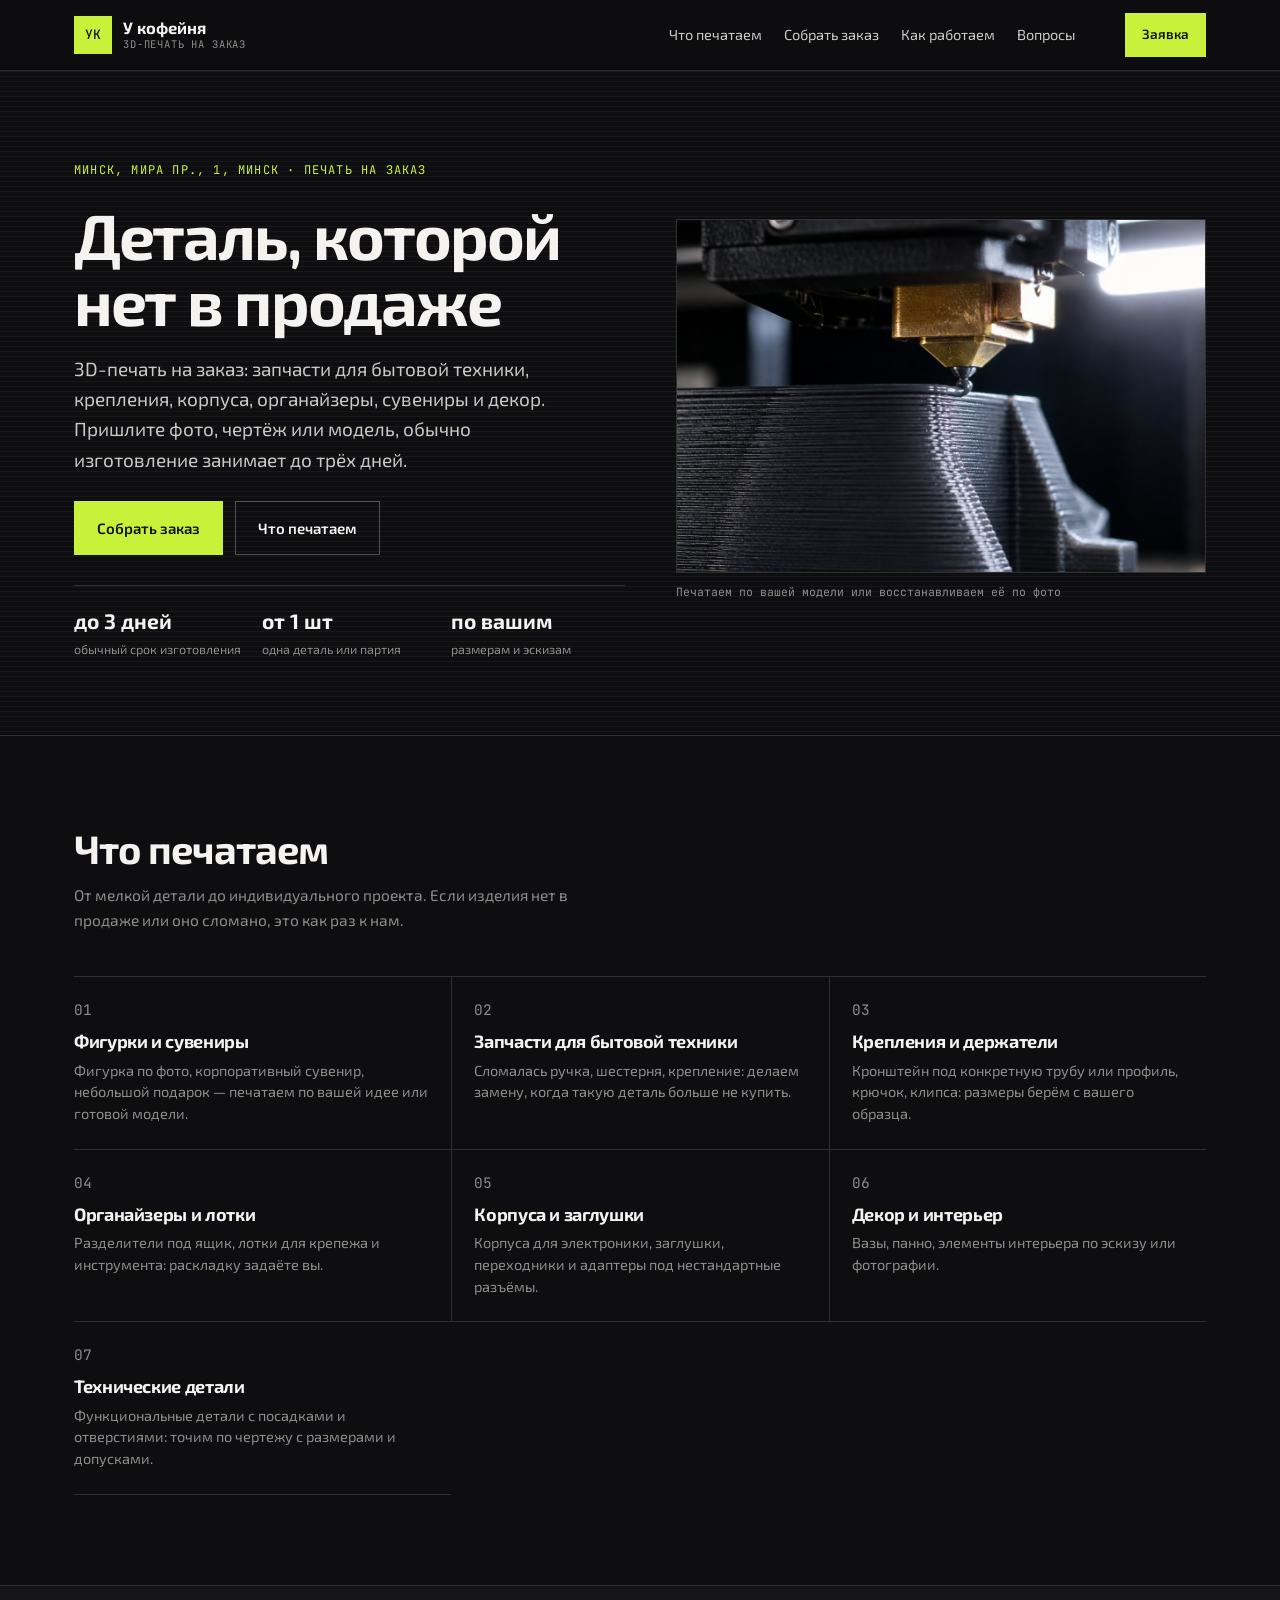
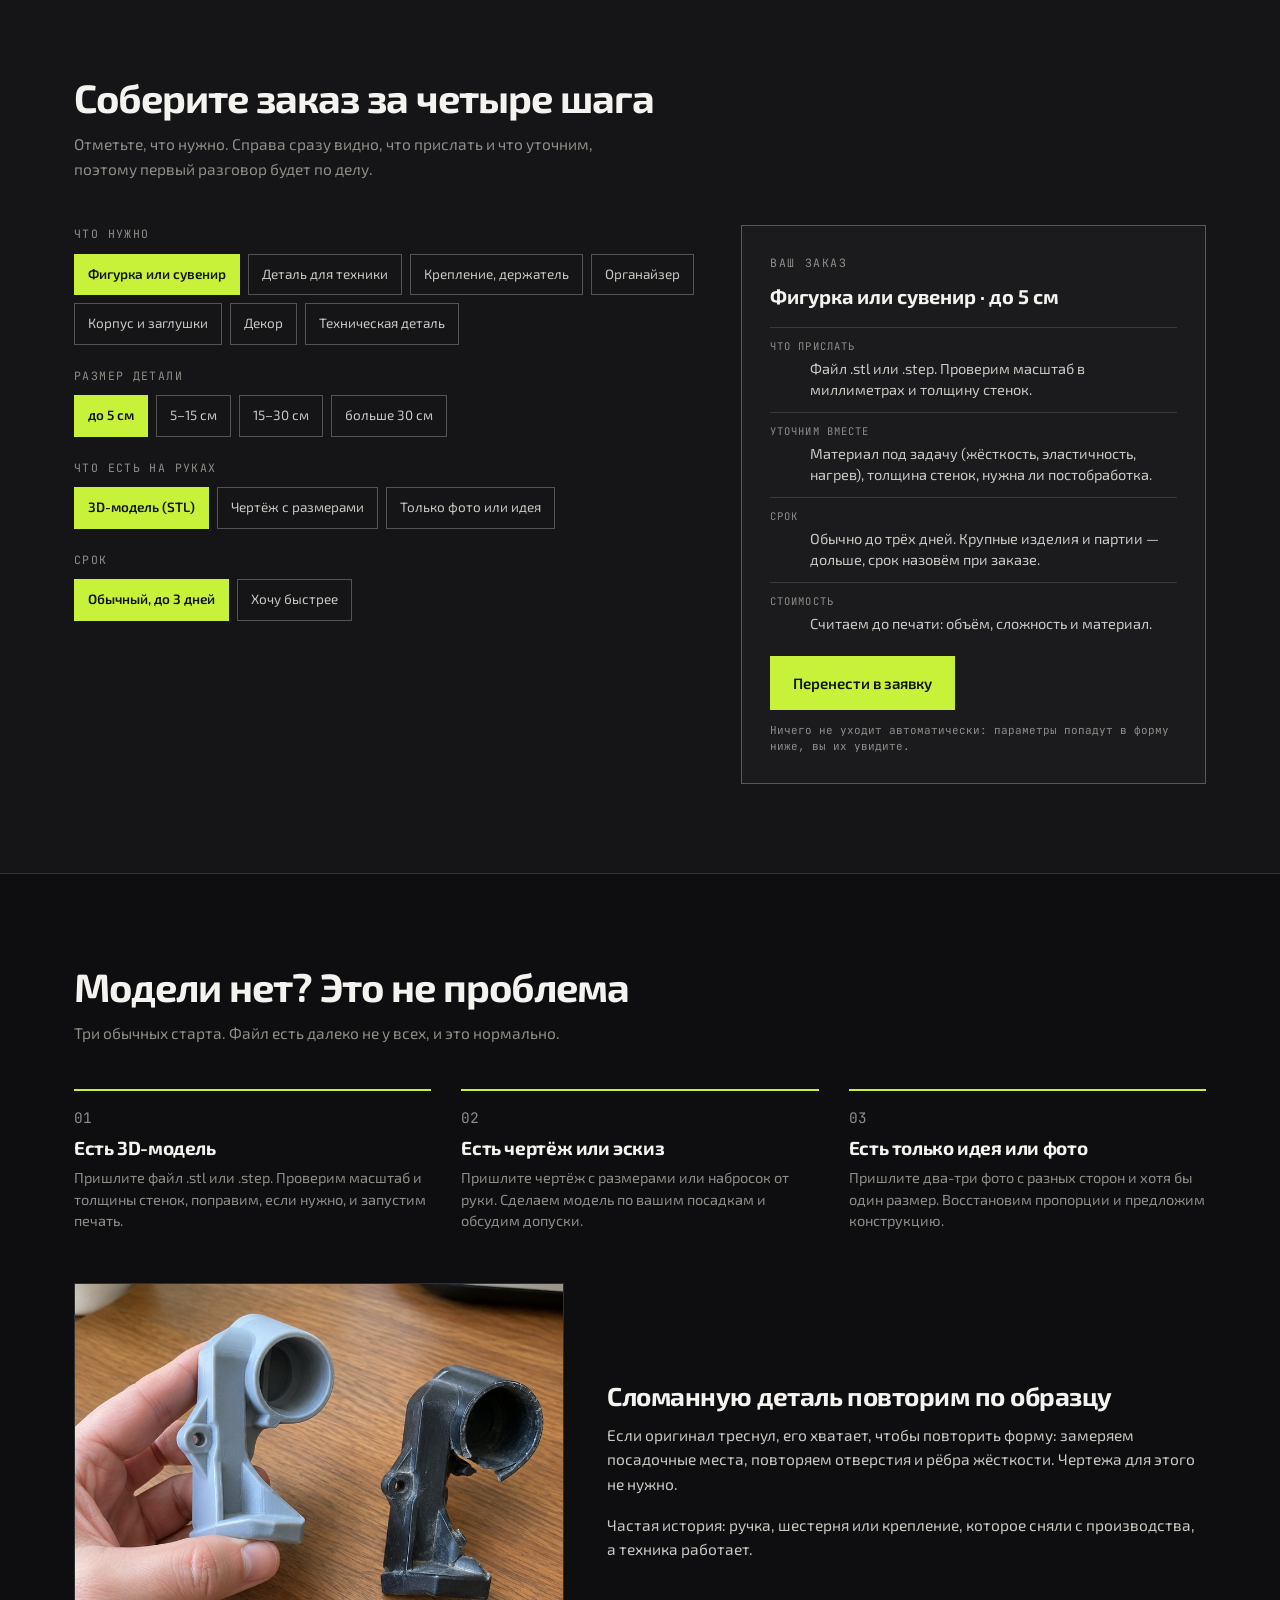
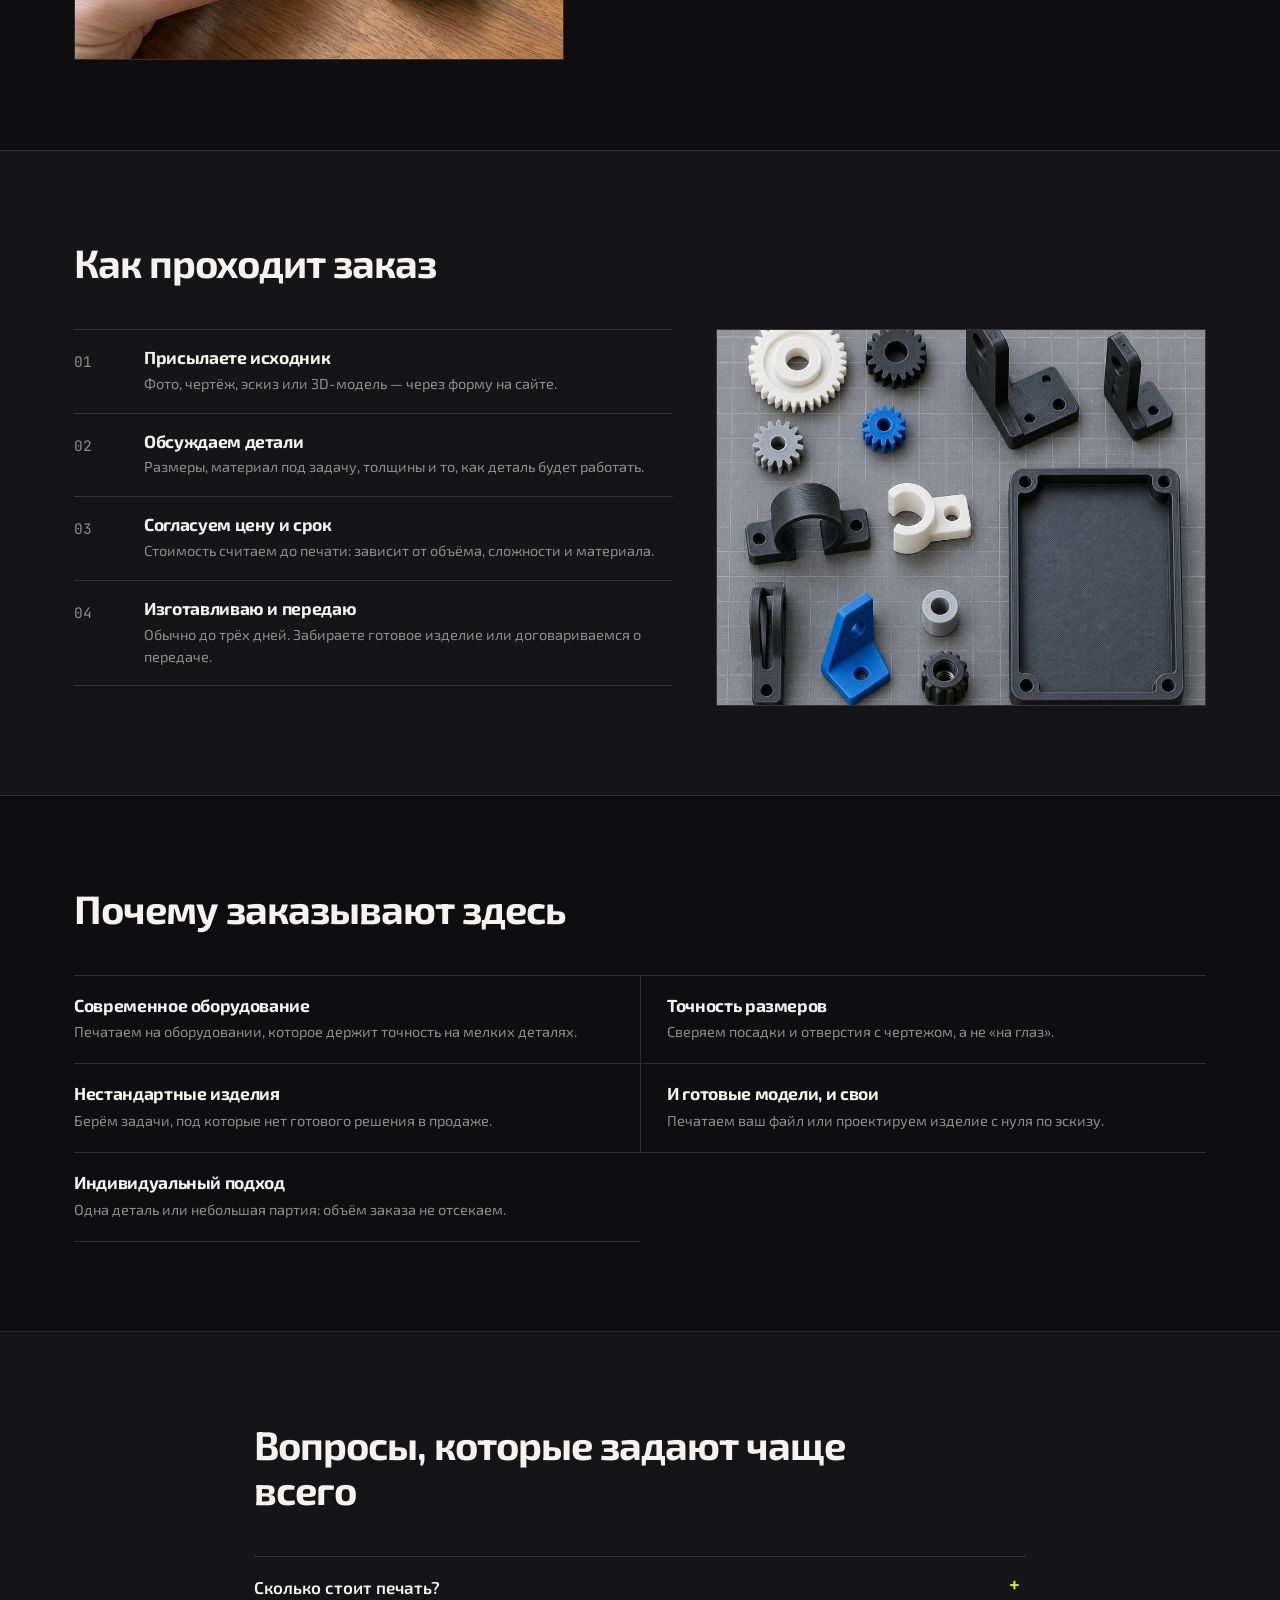
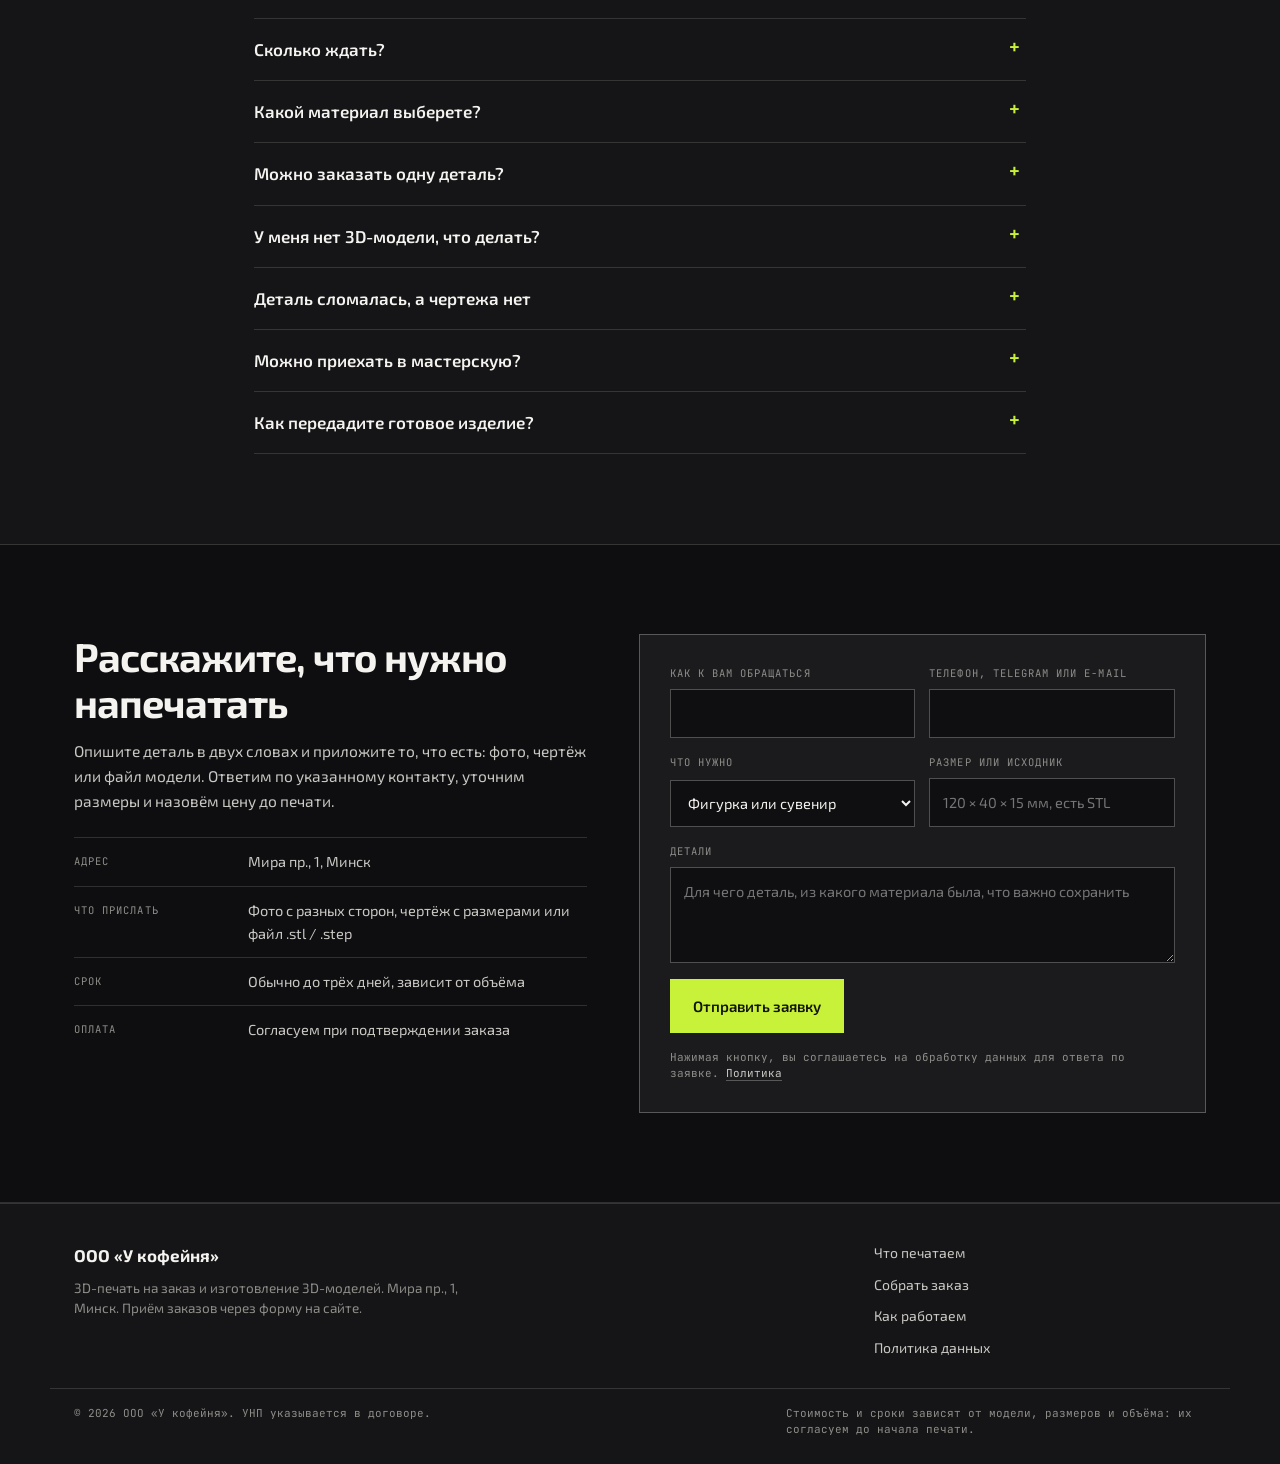
<file: index.html>
<!doctype html>
<html lang="ru">
<head>
<meta charset="utf-8">
<meta name="viewport" content="width=device-width, initial-scale=1">
<title>3D-печать на заказ в Минске: детали, крепления, сувениры | У кофейня</title>
<meta name="description" content="3D-печать на заказ в Минске: запчасти для бытовой техники, крепления, корпуса, органайзеры, сувениры и декор. Печать по фото, чертежу или 3D-модели, обычно до трёх дней.">
<meta name="theme-color" content="#0E0E10">
<link rel="canonical" href="https://romjjjke.github.io/coffee3d/">
<link rel="icon" href="favicon.svg" type="image/svg+xml">
<link rel="preconnect" href="https://fonts.googleapis.com">
<link rel="preconnect" href="https://fonts.gstatic.com" crossorigin>
<link rel="stylesheet" href="https://fonts.googleapis.com/css2?family=Exo+2:wght@400;500;600;700&family=JetBrains+Mono:wght@400;500&display=swap">
<link rel="stylesheet" href="assets/css/style.css">
</head>
<body>
<a class="skip" href="#main">К содержанию</a>
<header class="head">
  <div class="wrap head__row">
    <a class="brand" href="index.html" aria-label="У кофейня, 3D-печать, на главную">
      <span class="brand__mark" aria-hidden="true">УК</span>
      <span class="brand__text"><b>У кофейня</b><small>3D-печать на заказ</small></span>
    </a>
    <nav class="nav" aria-label="Разделы">
      <a href="index.html#pechat">Что печатаем</a>
      <a href="index.html#zakaz">Собрать заказ</a>
      <a href="index.html#kak">Как работаем</a>
      <a href="index.html#voprosy">Вопросы</a>
    </nav>
    <div class="head__cta">
      <a class="btn btn--fill btn--sm" href="index.html#zayavka">Заявка</a>
      <button class="burger" id="burger" type="button" aria-label="Меню" aria-expanded="false" aria-controls="menu">
        <span></span><span></span><span></span>
      </button>
    </div>
  </div>
  <div class="menu" id="menu" hidden>
    <a href="index.html#pechat">Что печатаем</a>
    <a href="index.html#zakaz">Собрать заказ</a>
    <a href="index.html#kak">Как работаем</a>
    <a href="index.html#voprosy">Вопросы</a>
    <a href="index.html#zayavka">Заявка</a>
  </div>
</header>

<main id="main">
<section class="hero">
  <div class="wrap hero__grid">
    <div class="hero__copy">
      <p class="hero__kicker">Минск, Мира пр., 1, Минск · печать на заказ</p>
      <h1>Деталь, которой нет в продаже</h1>
      <p class="hero__lede">3D-печать на заказ: запчасти для бытовой техники, крепления, корпуса, органайзеры, сувениры и декор. Пришлите фото, чертёж или модель, обычно изготовление занимает до трёх дней.</p>
      <div class="hero__actions">
        <a class="btn btn--fill" href="#zakaz">Собрать заказ</a>
        <a class="btn btn--line" href="#pechat">Что печатаем</a>
      </div>
      <ul class="hero__facts">
        <li><b>до 3 дней</b><span>обычный срок изготовления</span></li>
        <li><b>от 1 шт</b><span>одна деталь или партия</span></li>
        <li><b>по вашим</b><span>размерам и эскизам</span></li>
      </ul>
    </div>
    <figure class="hero__media">
      <img src="assets/img/hero.jpg" alt="3D-принтер печатает деталь, видны слои печати" width="1200" height="800" fetchpriority="high" decoding="async">
      <figcaption>Печатаем по вашей модели или восстанавливаем её по фото</figcaption>
    </figure>
  </div>
</section>

<section class="sec" id="pechat">
  <div class="wrap">
    <header class="sec-head">
      <h2 class="h2">Что печатаем</h2>
      <p class="sec-head__note">От мелкой детали до индивидуального проекта. Если изделия нет в продаже или оно сломано, это как раз к нам.</p>
    </header>
    <div class="tcards">
      <article class="tcard"><p class="tcard__n">01</p><h3>Фигурки и сувениры</h3><p>Фигурка по фото, корпоративный сувенир, небольшой подарок — печатаем по вашей идее или готовой модели.</p></article>
      <article class="tcard"><p class="tcard__n">02</p><h3>Запчасти для бытовой техники</h3><p>Сломалась ручка, шестерня, крепление: делаем замену, когда такую деталь больше не купить.</p></article>
      <article class="tcard"><p class="tcard__n">03</p><h3>Крепления и держатели</h3><p>Кронштейн под конкретную трубу или профиль, крючок, клипса: размеры берём с вашего образца.</p></article>
      <article class="tcard"><p class="tcard__n">04</p><h3>Органайзеры и лотки</h3><p>Разделители под ящик, лотки для крепежа и инструмента: раскладку задаёте вы.</p></article>
      <article class="tcard"><p class="tcard__n">05</p><h3>Корпуса и заглушки</h3><p>Корпуса для электроники, заглушки, переходники и адаптеры под нестандартные разъёмы.</p></article>
      <article class="tcard"><p class="tcard__n">06</p><h3>Декор и интерьер</h3><p>Вазы, панно, элементы интерьера по эскизу или фотографии.</p></article>
      <article class="tcard"><p class="tcard__n">07</p><h3>Технические детали</h3><p>Функциональные детали с посадками и отверстиями: точим по чертежу с размерами и допусками.</p></article>
    </div>
  </div>
</section>

<section class="sec sec--panel" id="zakaz">
  <div class="wrap">
    <header class="sec-head">
      <h2 class="h2">Соберите заказ за четыре шага</h2>
      <p class="sec-head__note">Отметьте, что нужно. Справа сразу видно, что прислать и что уточним, поэтому первый разговор будет по делу.</p>
    </header>
    <div class="pick">
      <div class="pick__form">
      <fieldset class="pick__field">
        <legend>Что нужно</legend>
        <div class="pick__chips">
          <button class="chip is-on" type="button" data-group="what" data-value="Фигурка или сувенир" aria-pressed="true">Фигурка или сувенир</button>
          <button class="chip" type="button" data-group="what" data-value="Деталь для техники" aria-pressed="false">Деталь для техники</button>
          <button class="chip" type="button" data-group="what" data-value="Крепление, держатель" aria-pressed="false">Крепление, держатель</button>
          <button class="chip" type="button" data-group="what" data-value="Органайзер" aria-pressed="false">Органайзер</button>
          <button class="chip" type="button" data-group="what" data-value="Корпус и заглушки" aria-pressed="false">Корпус и заглушки</button>
          <button class="chip" type="button" data-group="what" data-value="Декор" aria-pressed="false">Декор</button>
          <button class="chip" type="button" data-group="what" data-value="Техническая деталь" aria-pressed="false">Техническая деталь</button>
        </div>
      </fieldset>
      <fieldset class="pick__field">
        <legend>Размер детали</legend>
        <div class="pick__chips">
          <button class="chip is-on" type="button" data-group="size" data-value="до 5 см" aria-pressed="true">до 5 см</button>
          <button class="chip" type="button" data-group="size" data-value="5–15 см" aria-pressed="false">5–15 см</button>
          <button class="chip" type="button" data-group="size" data-value="15–30 см" aria-pressed="false">15–30 см</button>
          <button class="chip" type="button" data-group="size" data-value="больше 30 см" aria-pressed="false">больше 30 см</button>
        </div>
      </fieldset>
      <fieldset class="pick__field">
        <legend>Что есть на руках</legend>
        <div class="pick__chips">
          <button class="chip is-on" type="button" data-group="src" data-value="3D-модель (STL)" aria-pressed="true">3D-модель (STL)</button>
          <button class="chip" type="button" data-group="src" data-value="Чертёж с размерами" aria-pressed="false">Чертёж с размерами</button>
          <button class="chip" type="button" data-group="src" data-value="Только фото или идея" aria-pressed="false">Только фото или идея</button>
        </div>
      </fieldset>
      <fieldset class="pick__field">
        <legend>Срок</legend>
        <div class="pick__chips">
          <button class="chip is-on" type="button" data-group="rush" data-value="Обычный, до 3 дней" aria-pressed="true">Обычный, до 3 дней</button>
          <button class="chip" type="button" data-group="rush" data-value="Хочу быстрее" aria-pressed="false">Хочу быстрее</button>
        </div>
      </fieldset>
      </div>
      <aside class="pick__out" aria-live="polite">
        <p class="micro">Ваш заказ</p>
        <p class="pick__title" id="pick-title"></p>
        <dl class="pick__dl">
          <div><dt>Что прислать</dt><dd id="pick-send"></dd></div>
          <div><dt>Уточним вместе</dt><dd id="pick-clarify"></dd></div>
          <div><dt>Срок</dt><dd id="pick-term"></dd></div>
          <div><dt>Стоимость</dt><dd>Считаем до печати: объём, сложность и материал.</dd></div>
        </dl>
        <button class="btn btn--fill" id="pick-send-btn" type="button">Перенести в заявку</button>
        <p class="pick__note">Ничего не уходит автоматически: параметры попадут в форму ниже, вы их увидите.</p>
      </aside>
    </div>
  </div>
</section>

<section class="sec" id="start">
  <div class="wrap">
    <header class="sec-head">
      <h2 class="h2">Модели нет? Это не проблема</h2>
      <p class="sec-head__note">Три обычных старта. Файл есть далеко не у всех, и это нормально.</p>
    </header>
    <div class="ways">
      <article class="way"><p class="way__n">01</p><h3>Есть 3D-модель</h3><p>Пришлите файл .stl или .step. Проверим масштаб и толщины стенок, поправим, если нужно, и запустим печать.</p></article>
      <article class="way"><p class="way__n">02</p><h3>Есть чертёж или эскиз</h3><p>Пришлите чертёж с размерами или набросок от руки. Сделаем модель по вашим посадкам и обсудим допуски.</p></article>
      <article class="way"><p class="way__n">03</p><h3>Есть только идея или фото</h3><p>Пришлите два-три фото с разных сторон и хотя бы один размер. Восстановим пропорции и предложим конструкцию.</p></article>
    </div>
    <div class="split">
      <figure class="split__media"><img src="assets/img/part.jpg" alt="Напечатанная деталь для бытовой техники рядом со сломанным оригиналом" width="880" height="676" loading="lazy" decoding="async"></figure>
      <div class="split__text">
        <h3>Сломанную деталь повторим по образцу</h3>
        <p>Если оригинал треснул, его хватает, чтобы повторить форму: замеряем посадочные места, повторяем отверстия и рёбра жёсткости. Чертежа для этого не нужно.</p>
        <p class="muted">Частая история: ручка, шестерня или крепление, которое сняли с производства, а техника работает.</p>
      </div>
    </div>
  </div>
</section>

<section class="sec sec--panel" id="kak">
  <div class="wrap">
    <header class="sec-head">
      <h2 class="h2">Как проходит заказ</h2>
    </header>
    <div class="kak">
      <ol class="steps">
      <li><p class="step__n">01</p><div><h3>Присылаете исходник</h3><p>Фото, чертёж, эскиз или 3D-модель — через форму на сайте.</p></div></li>
      <li><p class="step__n">02</p><div><h3>Обсуждаем детали</h3><p>Размеры, материал под задачу, толщины и то, как деталь будет работать.</p></div></li>
      <li><p class="step__n">03</p><div><h3>Согласуем цену и срок</h3><p>Стоимость считаем до печати: зависит от объёма, сложности и материала.</p></div></li>
      <li><p class="step__n">04</p><div><h3>Изготавливаю и передаю</h3><p>Обычно до трёх дней. Забираете готовое изделие или договариваемся о передаче.</p></div></li>
      </ol>
      <figure class="kak__media"><img src="assets/img/parts.jpg" alt="Напечатанные пластиковые детали на рабочем столе" width="880" height="676" loading="lazy" decoding="async"></figure>
    </div>
  </div>
</section>

<section class="sec" id="pochemu">
  <div class="wrap">
    <header class="sec-head">
      <h2 class="h2">Почему заказывают здесь</h2>
    </header>
    <div class="why">
      <div class="why__row"><h3>Современное оборудование</h3><p>Печатаем на оборудовании, которое держит точность на мелких деталях.</p></div>
      <div class="why__row"><h3>Точность размеров</h3><p>Сверяем посадки и отверстия с чертежом, а не «на глаз».</p></div>
      <div class="why__row"><h3>Нестандартные изделия</h3><p>Берём задачи, под которые нет готового решения в продаже.</p></div>
      <div class="why__row"><h3>И готовые модели, и свои</h3><p>Печатаем ваш файл или проектируем изделие с нуля по эскизу.</p></div>
      <div class="why__row"><h3>Индивидуальный подход</h3><p>Одна деталь или небольшая партия: объём заказа не отсекаем.</p></div>
    </div>
  </div>
</section>

<section class="sec sec--panel" id="voprosy">
  <div class="wrap wrap--narrow">
    <header class="sec-head">
      <h2 class="h2">Вопросы, которые задают чаще всего</h2>
    </header>
    <div class="faq">
      <details class="faq__item"><summary>Сколько стоит печать?</summary><p>Считаем индивидуально: цена зависит от объёма детали, сложности и материала. Назовите размеры и пришлите файл или фото, стоимость скажем до начала печати.</p></details>
      <details class="faq__item"><summary>Сколько ждать?</summary><p>Обычно изготовление занимает до трёх дней. Крупные изделия и партии печатаются дольше, точный срок скажем при согласовании заказа.</p></details>
      <details class="faq__item"><summary>Какой материал выберете?</summary><p>Подбираем под задачу: где нужна жёсткость, где эластичность, где стойкость к нагреву. Скажите, в каких условиях работает деталь, и мы предложим вариант.</p></details>
      <details class="faq__item"><summary>Можно заказать одну деталь?</summary><p>Да. Печатаем и одну штуку, и небольшую партию: смысл 3D-печати как раз в единичных изделиях.</p></details>
      <details class="faq__item"><summary>У меня нет 3D-модели, что делать?</summary><p>Пришлите фото с разных сторон и хотя бы один размер для масштаба. Восстановим пропорции и обсудим конструкцию перед печатью.</p></details>
      <details class="faq__item"><summary>Деталь сломалась, а чертежа нет</summary><p>Если сохранился обломок или есть фото целой детали, сделаем по образцу: замерим посадочные места и повторим форму.</p></details>
      <details class="faq__item"><summary>Можно приехать в мастерскую?</summary><p>Да, адрес: Мира пр., 1, Минск. Заказ удобнее оформить через форму, чтобы не потерять файлы и переписку.</p></details>
      <details class="faq__item"><summary>Как передадите готовое изделие?</summary><p>Забираете на месте или договариваемся о передаче — этот вариант обсуждаем при подтверждении заказа.</p></details>
    </div>
  </div>
</section>

<section class="sec" id="zayavka">
  <div class="wrap contact">
    <div class="contact__aside">
      <h2 class="h2">Расскажите, что нужно напечатать</h2>
      <p class="contact__lede">Опишите деталь в двух словах и приложите то, что есть: фото, чертёж или файл модели. Ответим по указанному контакту, уточним размеры и назовём цену до печати.</p>
      <dl class="defs">
        <div><dt>Адрес</dt><dd>Мира пр., 1, Минск</dd></div>
        <div><dt>Что прислать</dt><dd>Фото с разных сторон, чертёж с размерами или файл .stl / .step</dd></div>
        <div><dt>Срок</dt><dd>Обычно до трёх дней, зависит от объёма</dd></div>
        <div><dt>Оплата</dt><dd>Согласуем при подтверждении заказа</dd></div>
      </dl>
    </div>
    <form class="form" id="lead-form" novalidate>
      <div class="form__row">
        <div class="field"><label for="f-name">Как к вам обращаться</label><input id="f-name" name="name" autocomplete="name" required></div>
        <div class="field"><label for="f-contact">Телефон, Telegram или e-mail</label><input id="f-contact" name="contact" autocomplete="tel" required></div>
      </div>
      <div class="form__row">
        <div class="field"><label for="f-what">Что нужно</label><select id="f-what" name="what">
          <option>Фигурка или сувенир</option>
          <option>Деталь для бытовой техники</option>
          <option>Крепление, держатель</option>
          <option>Органайзер, лоток</option>
          <option>Корпус, заглушка, переходник</option>
          <option>Декор, интерьер</option>
          <option>Техническая деталь</option>
          <option>Другое</option>
        </select></div>
        <div class="field"><label for="f-size">Размер или исходник</label><input id="f-size" name="size" placeholder="120 × 40 × 15 мм, есть STL"></div>
      </div>
      <div class="field"><label for="f-note">Детали</label><textarea id="f-note" name="note" rows="3" placeholder="Для чего деталь, из какого материала была, что важно сохранить"></textarea></div>
      <button class="btn btn--fill" type="submit">Отправить заявку</button>
      <p class="form__note">Нажимая кнопку, вы соглашаетесь на обработку данных для ответа по заявке. <a href="politika.html">Политика</a></p>
    </form>
    <div class="form__ok" id="form-ok" hidden>
      <p class="form__ok-title">Заявка собрана</p>
      <p class="form__ok-text">Скопируйте текст и отправьте его нам удобным способом: так ничего не потеряется. Если проще голосом, продиктуйте эти же данные по телефону из карточки организации.</p>
      <pre class="form__pre" id="order-text"></pre>
      <button class="btn btn--line" id="copy-order" type="button">Скопировать текст</button>
    </div>
  </div>
</section>
</main>

<footer class="foot">
  <div class="wrap foot__row">
    <div class="foot__brand">
      <p class="foot__name">ООО «У кофейня»</p>
      <p class="foot__about">3D-печать на заказ и изготовление 3D-моделей. Мира пр., 1, Минск. Приём заказов через форму на сайте.</p>
    </div>
    <div class="foot__links">
      <a href="index.html#pechat">Что печатаем</a>
      <a href="index.html#zakaz">Собрать заказ</a>
      <a href="index.html#kak">Как работаем</a>
      <a href="politika.html">Политика данных</a>
    </div>
  </div>
  <div class="wrap foot__bottom">
    <p>© <span id="year">2026</span> ООО «У кофейня». УНП указывается в договоре.</p>
    <p>Стоимость и сроки зависят от модели, размеров и объёма: их согласуем до начала печати.</p>
  </div>
</footer>
<script src="assets/js/main.js" defer></script>
</body>
</html>
</file>
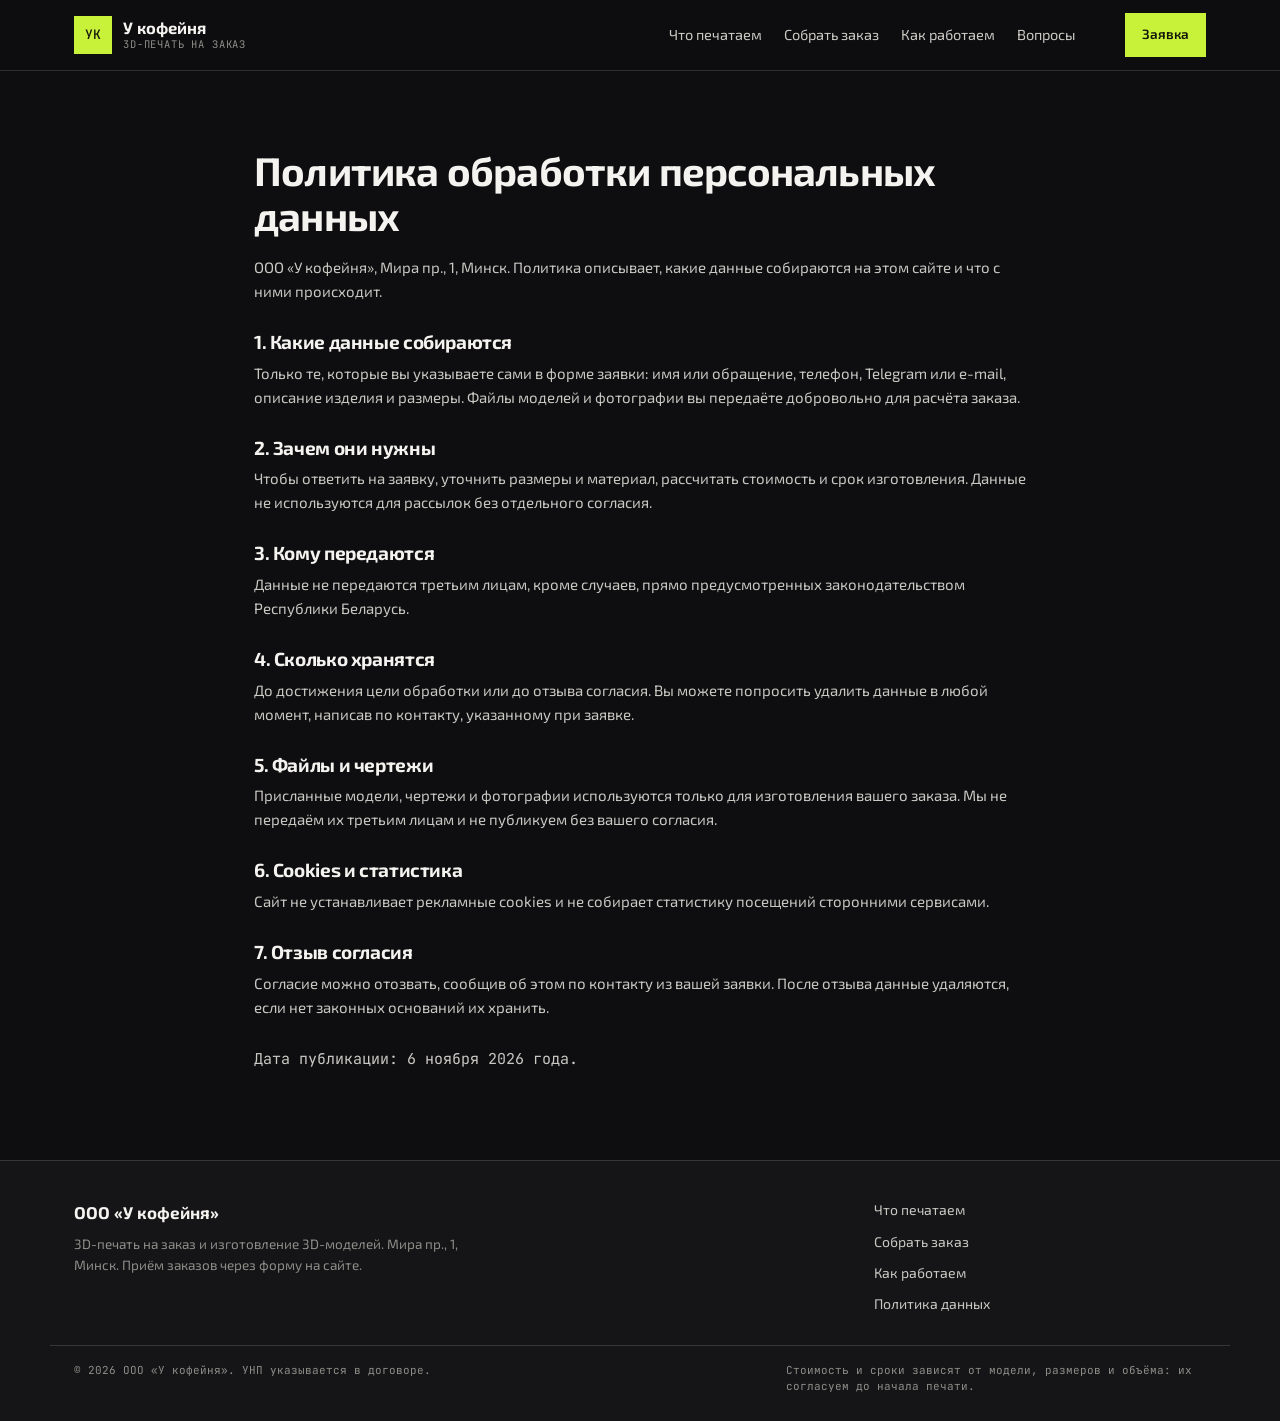
<file: politika.html>
<!doctype html>
<html lang="ru">
<head>
<meta charset="utf-8">
<meta name="viewport" content="width=device-width, initial-scale=1">
<title>Политика обработки данных | У кофейня, 3D-печать</title>
<meta name="description" content="Политика обработки персональных данных сайта ООО «У кофейня»: 3D-печать на заказ, Минск.">
<meta name="theme-color" content="#0E0E10">
<link rel="canonical" href="https://romjjjke.github.io/coffee3d/politika.html">
<link rel="icon" href="favicon.svg" type="image/svg+xml">
<link rel="preconnect" href="https://fonts.googleapis.com">
<link rel="preconnect" href="https://fonts.gstatic.com" crossorigin>
<link rel="stylesheet" href="https://fonts.googleapis.com/css2?family=Exo+2:wght@400;500;600;700&family=JetBrains+Mono:wght@400;500&display=swap">
<link rel="stylesheet" href="assets/css/style.css">
</head>
<body>
<a class="skip" href="#main">К содержанию</a>
<header class="head">
  <div class="wrap head__row">
    <a class="brand" href="index.html" aria-label="У кофейня, 3D-печать, на главную">
      <span class="brand__mark" aria-hidden="true">УК</span>
      <span class="brand__text"><b>У кофейня</b><small>3D-печать на заказ</small></span>
    </a>
    <nav class="nav" aria-label="Разделы">
      <a href="index.html#pechat">Что печатаем</a>
      <a href="index.html#zakaz">Собрать заказ</a>
      <a href="index.html#kak">Как работаем</a>
      <a href="index.html#voprosy">Вопросы</a>
    </nav>
    <div class="head__cta">
      <a class="btn btn--fill btn--sm" href="index.html#zayavka">Заявка</a>
      <button class="burger" id="burger" type="button" aria-label="Меню" aria-expanded="false" aria-controls="menu">
        <span></span><span></span><span></span>
      </button>
    </div>
  </div>
  <div class="menu" id="menu" hidden>
    <a href="index.html#pechat">Что печатаем</a>
    <a href="index.html#zakaz">Собрать заказ</a>
    <a href="index.html#kak">Как работаем</a>
    <a href="index.html#voprosy">Вопросы</a>
    <a href="index.html#zayavka">Заявка</a>
  </div>
</header>

<main id="main" class="page">
  <div class="wrap wrap--narrow">
    <h1 class="h1">Политика обработки персональных данных</h1>
    <p class="page__lead">ООО «У кофейня», Мира пр., 1, Минск. Политика описывает, какие данные собираются на этом сайте и что с ними происходит.</p>

    <h2>1. Какие данные собираются</h2>
    <p>Только те, которые вы указываете сами в форме заявки: имя или обращение, телефон, Telegram или e-mail, описание изделия и размеры. Файлы моделей и фотографии вы передаёте добровольно для расчёта заказа.</p>

    <h2>2. Зачем они нужны</h2>
    <p>Чтобы ответить на заявку, уточнить размеры и материал, рассчитать стоимость и срок изготовления. Данные не используются для рассылок без отдельного согласия.</p>

    <h2>3. Кому передаются</h2>
    <p>Данные не передаются третьим лицам, кроме случаев, прямо предусмотренных законодательством Республики Беларусь.</p>

    <h2>4. Сколько хранятся</h2>
    <p>До достижения цели обработки или до отзыва согласия. Вы можете попросить удалить данные в любой момент, написав по контакту, указанному при заявке.</p>

    <h2>5. Файлы и чертежи</h2>
    <p>Присланные модели, чертежи и фотографии используются только для изготовления вашего заказа. Мы не передаём их третьим лицам и не публикуем без вашего согласия.</p>

    <h2>6. Cookies и статистика</h2>
    <p>Сайт не устанавливает рекламные cookies и не собирает статистику посещений сторонними сервисами.</p>

    <h2>7. Отзыв согласия</h2>
    <p>Согласие можно отозвать, сообщив об этом по контакту из вашей заявки. После отзыва данные удаляются, если нет законных оснований их хранить.</p>

    <p class="page__foot">Дата публикации: 6 ноября 2026 года.</p>
  </div>
</main>

<footer class="foot">
  <div class="wrap foot__row">
    <div class="foot__brand">
      <p class="foot__name">ООО «У кофейня»</p>
      <p class="foot__about">3D-печать на заказ и изготовление 3D-моделей. Мира пр., 1, Минск. Приём заказов через форму на сайте.</p>
    </div>
    <div class="foot__links">
      <a href="index.html#pechat">Что печатаем</a>
      <a href="index.html#zakaz">Собрать заказ</a>
      <a href="index.html#kak">Как работаем</a>
      <a href="politika.html">Политика данных</a>
    </div>
  </div>
  <div class="wrap foot__bottom">
    <p>© <span id="year">2026</span> ООО «У кофейня». УНП указывается в договоре.</p>
    <p>Стоимость и сроки зависят от модели, размеров и объёма: их согласуем до начала печати.</p>
  </div>
</footer>
<script src="assets/js/main.js" defer></script>
</body>
</html>
</file>
<file: assets/css/style.css>
/* ООО «У кофейня». 3D-печать на заказ, Минск. */
:root{
  --bg:#0E0E10;
  --panel:#151517;
  --panel-2:#1B1B1E;
  --ink:#F4F3EF;
  --ink-2:#C9C8C3;
  --mute:#8E8D88;
  --line:rgba(244,243,239,.14);
  --line-strong:rgba(244,243,239,.28);
  --acid:#C8F13A;
  --acid-ink:#12140A;
  --display:'Exo 2','Arial Narrow',Arial,sans-serif;
  --mono:'JetBrains Mono',ui-monospace,Menlo,monospace;
  --wrap:1180px;
}
*{box-sizing:border-box}
html{-webkit-text-size-adjust:100%;scroll-behavior:smooth}
body{margin:0;background:var(--bg);color:var(--ink);font-family:var(--display);font-size:16.5px;line-height:1.6;-webkit-font-smoothing:antialiased}
img{display:block;max-width:100%;height:auto}
a{color:inherit;text-decoration:none}
h1,h2,h3{margin:0;letter-spacing:-.02em;line-height:1.14;font-weight:700}
p{margin:0 0 1em}
p:last-child{margin-bottom:0}
ul,ol,dl{margin:0;padding:0;list-style:none}
button{font:inherit;color:inherit}
::selection{background:var(--acid);color:var(--acid-ink)}
.skip{position:absolute;left:-9999px}
.skip:focus{left:12px;top:12px;z-index:200;background:var(--acid);color:var(--acid-ink);padding:10px 14px}
.wrap{max-width:var(--wrap);margin:0 auto;padding:0 24px}
.wrap--narrow{max-width:820px}
.micro{font-family:var(--mono);font-size:11.5px;letter-spacing:.14em;text-transform:uppercase;color:var(--mute)}
.muted{color:var(--mute)}

/* слоистая фактура: напоминает линии печати */
.hero{position:relative;overflow:hidden;border-bottom:1px solid var(--line)}
.hero::before{content:'';position:absolute;inset:0;pointer-events:none;
  background:repeating-linear-gradient(180deg,rgba(244,243,239,.045) 0 1px,transparent 1px 5px)}
.hero__grid{position:relative;display:grid;grid-template-columns:minmax(0,1.02fr) minmax(0,.98fr);gap:clamp(24px,4vw,64px);
  padding-top:clamp(48px,7vw,104px);padding-bottom:clamp(40px,6vw,88px);align-items:center}
.hero__kicker{font-family:var(--mono);font-size:12px;letter-spacing:.1em;text-transform:uppercase;color:var(--acid);margin-bottom:22px}
.hero h1{font-size:clamp(34px,5.2vw,64px);letter-spacing:-.03em;line-height:1.03;margin-bottom:20px}
.hero__lede{font-size:clamp(16px,1.6vw,19px);color:var(--ink-2);max-width:44ch;margin-bottom:26px}
.hero__actions{display:flex;flex-wrap:wrap;gap:12px;margin-bottom:30px}
.hero__facts{display:grid;grid-template-columns:repeat(3,minmax(0,1fr));gap:14px;border-top:1px solid var(--line);padding-top:18px}
.hero__facts li{display:grid;gap:4px}
.hero__facts b{font-size:clamp(17px,1.7vw,21px);font-weight:700}
.hero__facts span{font-size:12.5px;color:var(--mute);line-height:1.35}
.hero__media{margin:0}
.hero__media img{border:1px solid var(--line);filter:saturate(.92)}
.hero__media figcaption{margin-top:10px;font-family:var(--mono);font-size:11.5px;color:var(--mute);line-height:1.5}

/* кнопки */
.btn{display:inline-flex;align-items:center;justify-content:center;gap:8px;padding:14px 22px;border:1px solid transparent;
  font-weight:600;font-size:15px;transition:background .18s,color .18s,border-color .18s;cursor:pointer}
.btn--fill{background:var(--acid);color:var(--acid-ink);border-color:var(--acid)}
.btn--fill:hover{background:#D6FA55;border-color:#D6FA55}
.btn--line{border-color:var(--line-strong);color:var(--ink);background:transparent}
.btn--line:hover{border-color:var(--acid);color:var(--acid)}
.btn--sm{padding:10px 16px;font-size:13.5px}

/* шапка */
.head{position:sticky;top:0;z-index:60;background:rgba(14,14,16,.94);border-bottom:1px solid var(--line);backdrop-filter:blur(8px)}
.head__row{display:flex;align-items:center;gap:24px;min-height:70px}
.brand{display:flex;align-items:center;gap:11px;flex-shrink:0}
.brand__mark{width:38px;height:38px;display:grid;place-items:center;background:var(--acid);color:var(--acid-ink);
  font-family:var(--mono);font-size:13px;font-weight:500;letter-spacing:.02em}
.brand__text{display:grid;line-height:1.15}
.brand__text b{font-size:16.5px;font-weight:700}
.brand__text small{font-family:var(--mono);font-size:10.5px;letter-spacing:.08em;text-transform:uppercase;color:var(--mute)}
.nav{display:flex;gap:22px;margin-left:auto}
.nav a{font-size:14.5px;color:var(--ink-2);padding:6px 0;border-bottom:1px solid transparent;transition:.18s}
.nav a:hover{color:var(--ink);border-bottom-color:var(--acid)}
.head__cta{margin-left:auto;display:flex;align-items:center;gap:10px}
.nav + .head__cta{margin-left:26px}
.burger{display:none;width:42px;height:38px;background:none;border:1px solid var(--line-strong);cursor:pointer;padding:0;place-items:center;gap:4px}
.burger span{display:block;width:18px;height:1.5px;background:var(--ink)}
.menu{display:none;padding:8px 24px 22px;border-top:1px solid var(--line)}
.menu a{display:block;padding:12px 0;border-bottom:1px solid var(--line);font-size:16px}

/* секции */
.sec{padding:clamp(52px,7vw,96px) 0;border-bottom:1px solid var(--line)}
.sec--panel{background:var(--panel)}
.sec-head{display:grid;gap:12px;margin-bottom:clamp(26px,3.4vw,44px);max-width:70ch}
.h2{font-size:clamp(25px,3.1vw,40px);letter-spacing:-.025em}
.sec-head__note{color:var(--mute);font-size:15.5px;max-width:62ch}

/* что печатаем */
.tcards{display:grid;grid-template-columns:repeat(3,minmax(0,1fr));gap:0;border-top:1px solid var(--line)}
.tcard{padding:22px 22px 24px 0;border-bottom:1px solid var(--line)}
.tcard:not(:nth-child(3n+1)){padding-left:22px;border-left:1px solid var(--line)}
.tcard__n{font-family:var(--mono);font-size:11.5px;color:var(--acid);margin-bottom:10px}
.tcard h3{font-size:18px;margin-bottom:8px}
.tcard p{font-size:14.5px;color:var(--mute);line-height:1.5}

/* конструктор */
.pick{display:grid;grid-template-columns:minmax(0,1.15fr) minmax(0,.85fr);gap:clamp(20px,3vw,40px);align-items:start}
.pick__field{border:0;margin:0 0 22px;padding:0}
.pick__field legend{padding:0;margin-bottom:10px;font-family:var(--mono);font-size:11.5px;letter-spacing:.12em;text-transform:uppercase;color:var(--mute)}
.pick__chips{display:flex;flex-wrap:wrap;gap:8px}
.chip{background:transparent;border:1px solid var(--line-strong);padding:9px 13px;font-size:13.5px;color:var(--ink-2);
  cursor:pointer;transition:.16s}
.chip:hover{border-color:var(--ink-2);color:var(--ink)}
.chip.is-on{background:var(--acid);border-color:var(--acid);color:var(--acid-ink);font-weight:600}
.pick__out{border:1px solid var(--line-strong);background:var(--panel-2);padding:clamp(18px,2.4vw,28px)}
.pick__title{font-size:20px;font-weight:700;margin:8px 0 18px;line-height:1.25}
.pick__dl{display:grid;gap:12px;margin-bottom:22px}
.pick__dl dt{font-family:var(--mono);font-size:10.5px;letter-spacing:.1em;text-transform:uppercase;color:var(--mute);margin-bottom:3px}
.pick__dl dd{font-size:14.5px;color:var(--ink-2);line-height:1.45}
.pick__dl div{border-top:1px solid var(--line);padding-top:10px}
.pick__note{margin-top:12px;font-family:var(--mono);font-size:11px;color:var(--mute);line-height:1.5}

/* три способа */
.ways{display:grid;grid-template-columns:repeat(3,minmax(0,1fr));gap:clamp(16px,2.4vw,30px);margin-bottom:clamp(30px,4vw,54px)}
.way{border-top:2px solid var(--acid);padding-top:16px}
.way__n{font-family:var(--mono);font-size:11.5px;color:var(--mute);margin-bottom:8px}
.way h3{font-size:19px;margin-bottom:8px}
.way p{font-size:14.5px;color:var(--mute);line-height:1.5}
.split{display:grid;grid-template-columns:minmax(0,.9fr) minmax(0,1.1fr);gap:clamp(20px,3.4vw,48px);align-items:center}
.split__media{margin:0}
.split__media img{border:1px solid var(--line)}
.split__text h3{font-size:clamp(20px,2.2vw,26px);margin-bottom:12px}
.split__text p{color:var(--ink-2);font-size:15.5px}

/* как проходит */
.kak{display:grid;grid-template-columns:minmax(0,1.1fr) minmax(0,.9fr);gap:clamp(20px,3.4vw,48px);align-items:start}
.steps{display:grid;gap:0}
.steps li{display:grid;grid-template-columns:56px 1fr;gap:14px;padding:18px 0;border-top:1px solid var(--line)}
.steps li:last-child{border-bottom:1px solid var(--line)}
.step__n{font-family:var(--mono);font-size:12px;color:var(--acid);padding-top:3px}
.steps h3{font-size:17.5px;margin-bottom:5px}
.steps p{font-size:14.5px;color:var(--mute);line-height:1.5}
.kak__media{margin:0}
.kak__media img{border:1px solid var(--line)}

/* почему */
.why{display:grid;grid-template-columns:repeat(2,minmax(0,1fr));gap:0;border-top:1px solid var(--line)}
.why__row{padding:20px 26px 20px 0;border-bottom:1px solid var(--line)}
.why__row:nth-child(even){padding-left:26px;border-left:1px solid var(--line)}
.why__row h3{font-size:17.5px;margin-bottom:6px}
.why__row p{font-size:14.5px;color:var(--mute);line-height:1.5}

/* вопросы */
.faq{border-top:1px solid var(--line)}
.faq__item{border-bottom:1px solid var(--line)}
.faq__item summary{cursor:pointer;list-style:none;padding:17px 40px 17px 0;position:relative;font-size:17px;font-weight:600}
.faq__item summary::-webkit-details-marker{display:none}
.faq__item summary::after{content:'+';position:absolute;right:6px;top:14px;font-family:var(--mono);font-size:18px;color:var(--acid)}
.faq__item[open] summary::after{content:'−'}
.faq__item p{padding:0 40px 18px 0;color:var(--mute);font-size:15px;line-height:1.6}

/* контакты и форма */
.contact{display:grid;grid-template-columns:minmax(0,.95fr) minmax(0,1.05fr);gap:clamp(24px,4vw,56px);align-items:start}
.contact__lede{color:var(--ink-2);font-size:15.5px;margin:14px 0 24px}
.defs{display:grid;gap:0}
.defs div{display:grid;grid-template-columns:120px 1fr;gap:14px;padding:12px 0;border-top:1px solid var(--line)}
.defs dt{font-family:var(--mono);font-size:10.5px;letter-spacing:.1em;text-transform:uppercase;color:var(--mute);padding-top:3px}
.defs dd{font-size:14.5px;color:var(--ink-2)}
.form{border:1px solid var(--line-strong);padding:clamp(18px,2.6vw,30px);display:grid;gap:16px;background:var(--panel-2)}
.form__row{display:grid;grid-template-columns:1fr 1fr;gap:14px}
.field{display:grid;gap:7px}
.field label{font-family:var(--mono);font-size:10.5px;letter-spacing:.1em;text-transform:uppercase;color:var(--mute)}
.field input,.field select,.field textarea{width:100%;background:#0F0F11;border:1px solid var(--line-strong);color:var(--ink);
  padding:12px 13px;font:inherit;font-size:14.5px;transition:border-color .16s}
.field input:focus,.field select:focus,.field textarea:focus{outline:none;border-color:var(--acid)}
.field textarea{resize:vertical;min-height:84px}
.form button[type=submit]{justify-self:start}
.form__note{font-family:var(--mono);font-size:11px;color:var(--mute);line-height:1.5}
.form__note a{color:var(--ink-2);border-bottom:1px solid var(--line-strong)}
.form__ok{border:1px solid var(--acid);padding:clamp(18px,2.6vw,30px);background:var(--panel-2)}
.form__ok-title{font-size:19px;font-weight:700;color:var(--acid);margin-bottom:10px}
.form__ok-text{font-size:14.5px;color:var(--ink-2);margin-bottom:16px}
.form__pre{white-space:pre-wrap;font-family:var(--mono);font-size:12.5px;line-height:1.6;background:#0F0F11;
  border:1px solid var(--line);padding:14px;margin:0 0 16px;color:var(--ink-2);overflow-x:auto}

/* подвал */
.foot{border-top:1px solid var(--line);background:var(--panel)}
.foot__row{display:grid;grid-template-columns:1.4fr .6fr;gap:24px;padding-top:38px;padding-bottom:28px}
.foot__name{font-size:17px;font-weight:700;margin-bottom:8px}
.foot__about{font-size:13.5px;color:var(--mute);max-width:52ch;line-height:1.5}
.foot__links{display:grid;gap:8px;justify-items:start}
.foot__links a{font-size:14px;color:var(--ink-2);border-bottom:1px solid transparent}
.foot__links a:hover{color:var(--acid);border-bottom-color:var(--acid)}
.foot__bottom{display:flex;flex-wrap:wrap;gap:10px 30px;justify-content:space-between;padding-top:16px;padding-bottom:26px;border-top:1px solid var(--line)}
.foot__bottom p{font-family:var(--mono);font-size:11px;color:var(--mute);line-height:1.5;max-width:60ch}

/* страница политики */
.page{padding:clamp(40px,6vw,80px) 0 clamp(50px,7vw,90px)}
.page h1{font-size:clamp(26px,3.4vw,40px);margin-bottom:16px}
.page h2{font-size:19px;margin:28px 0 8px}
.page p{color:var(--ink-2);font-size:15px}
.page__lead{color:var(--mute);margin-bottom:8px}
.page__foot{font-family:var(--mono);font-size:11.5px;color:var(--mute);margin-top:28px}

@media (max-width:980px){
  .hero__grid{grid-template-columns:1fr}
  .hero__media{order:-1}
  .pick,.split,.kak,.contact{grid-template-columns:1fr}
  .tcards{grid-template-columns:1fr 1fr}
  .tcard:nth-child(3n+1){padding-left:22px;border-left:1px solid var(--line)}
  .tcard:nth-child(odd){padding-left:0;border-left:0}
  .ways{grid-template-columns:1fr}
  .foot__row{grid-template-columns:1fr}
}
@media (max-width:720px){
  .nav{display:none}
  .head__row{gap:12px}
  .brand__text small{display:none}
  .head__cta{margin-left:auto;gap:8px}
  .btn--sm{padding:9px 12px;font-size:12.5px}
  .burger{display:grid}
  .menu{display:none}
  .menu[hidden]{display:none}
  .menu:not([hidden]){display:block}
  body{font-size:16px}
  .hero__facts{grid-template-columns:1fr;gap:10px}
  .hero__facts li{grid-template-columns:auto 1fr;align-items:baseline;gap:10px}
  .tcards{grid-template-columns:1fr}
  .tcard,.tcard:nth-child(odd),.tcard:nth-child(3n+1){padding-left:0;border-left:0}
  .why{grid-template-columns:1fr}
  .why__row,.why__row:nth-child(even){padding-left:0;border-left:0}
  .form__row{grid-template-columns:1fr}
  .defs div{grid-template-columns:1fr;gap:4px}
  .steps li{grid-template-columns:40px 1fr}
}
@media (prefers-reduced-motion:reduce){html{scroll-behavior:auto}}
</file>
